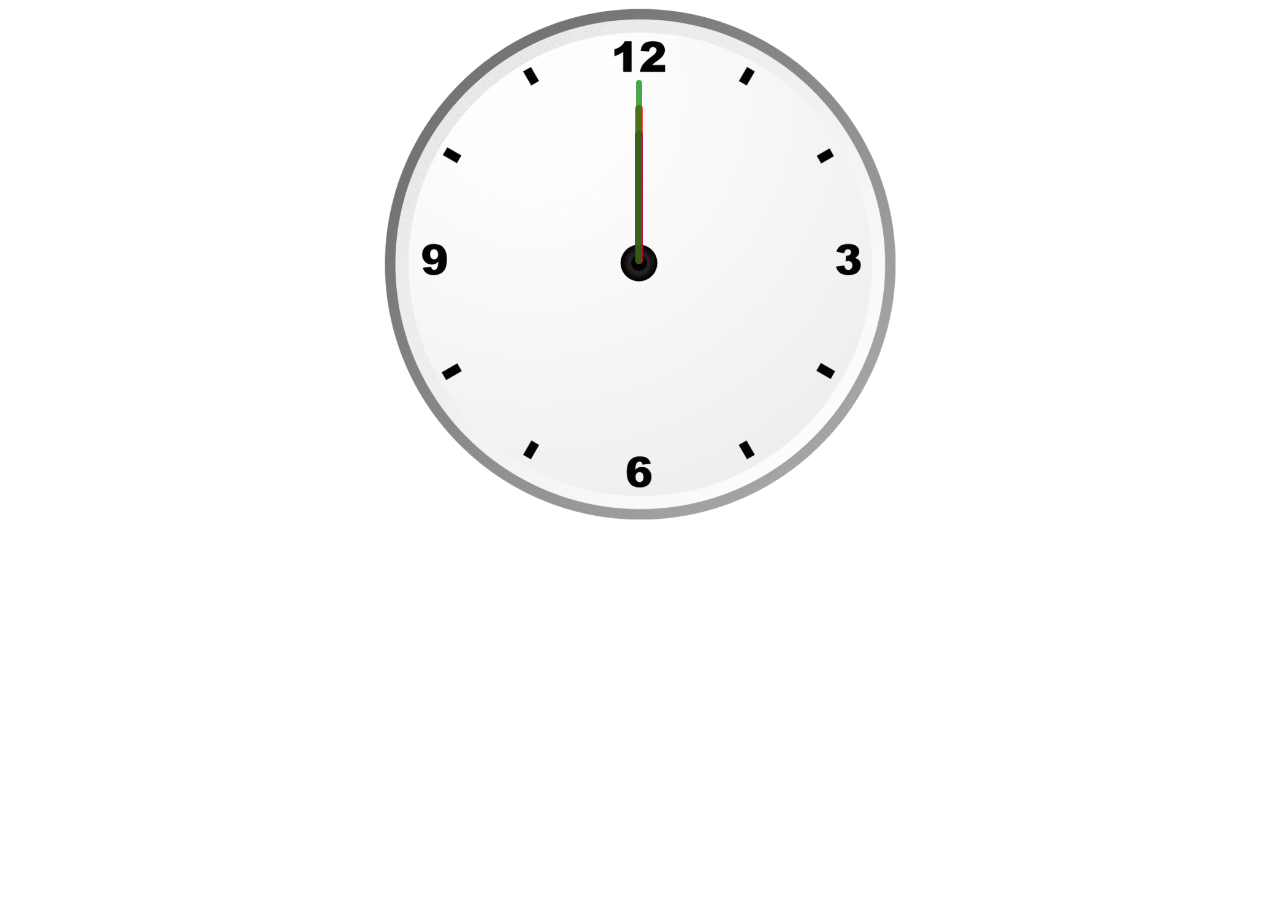
<file: Simple/index.html>
<!DOCTYPE html>
<html lang="en">
<head>
    <meta charset="UTF-8">
    <meta http-equiv="X-UA-Compatible" content="IE=edge">
    <meta name="viewport" content="width=device-width, initial-scale=1.0">
    <title>Clock using Vanilla Js</title>
    <link rel="stylesheet" href="style.css">
    <script src="script.js"></script>
</head>
<body>
    <div id="ClockContainer">
    <div id="hour"></div>
<div id="minute"></div>
<div id="second"></div>
</div>
</body>
</html>
</file>
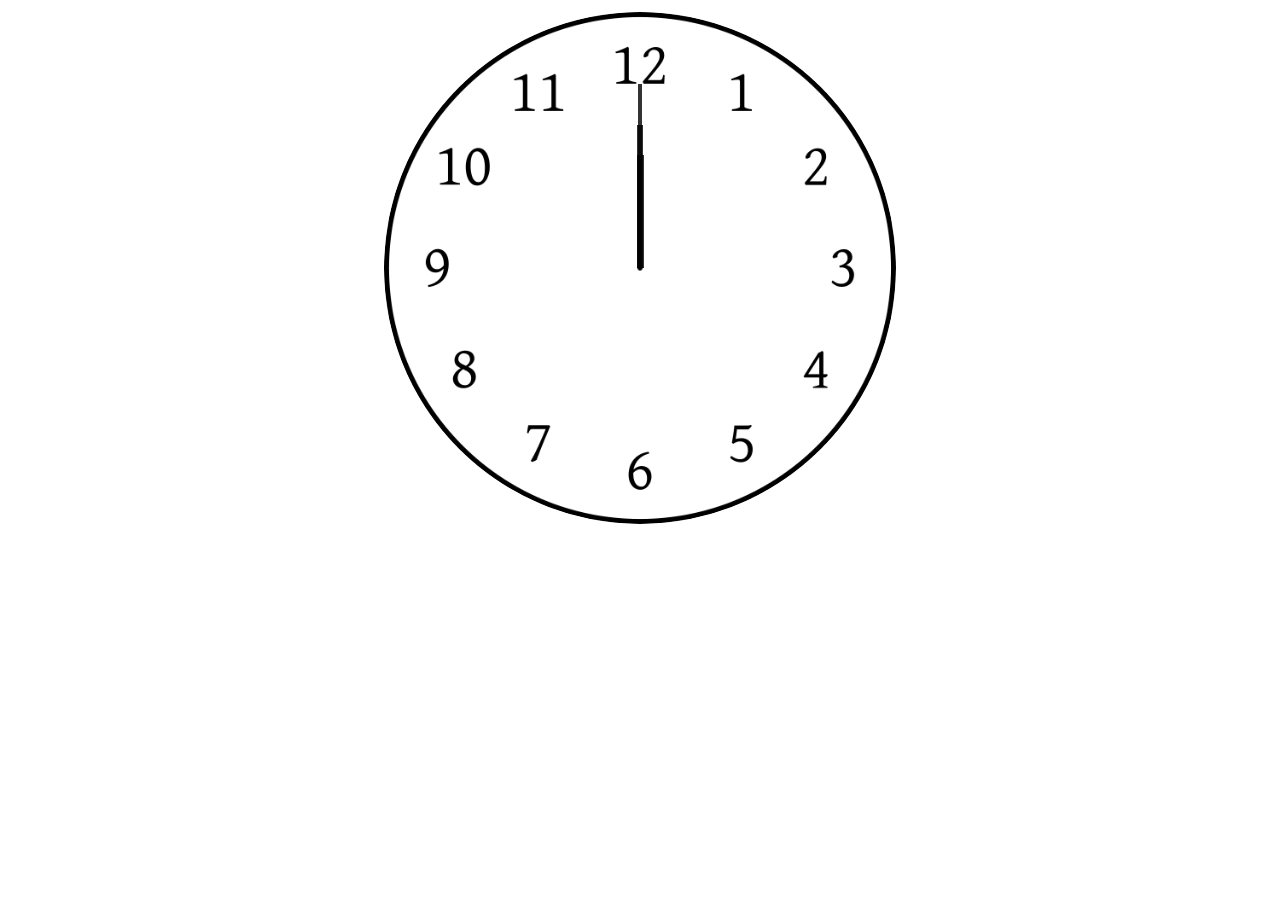
<file: Analog/index1.html>
<!DOCTYPE html>
<html lang="en">
<head>
    <meta charset="UTF-8">
    <meta http-equiv="X-UA-Compatible" content="IE=edge">
    <meta name="viewport" content="width=device-width, initial-scale=1.0">
    <title>Document</title>
<link rel="stylesheet" href="style.css">
<script src="script.js"></script>

</head>
<body>
    <div class="clockContainer">
<div id="hour"></div>
<div id="minute"></div>
<div id="second"></div>
        
    </div>
</body>
</html>
</file>
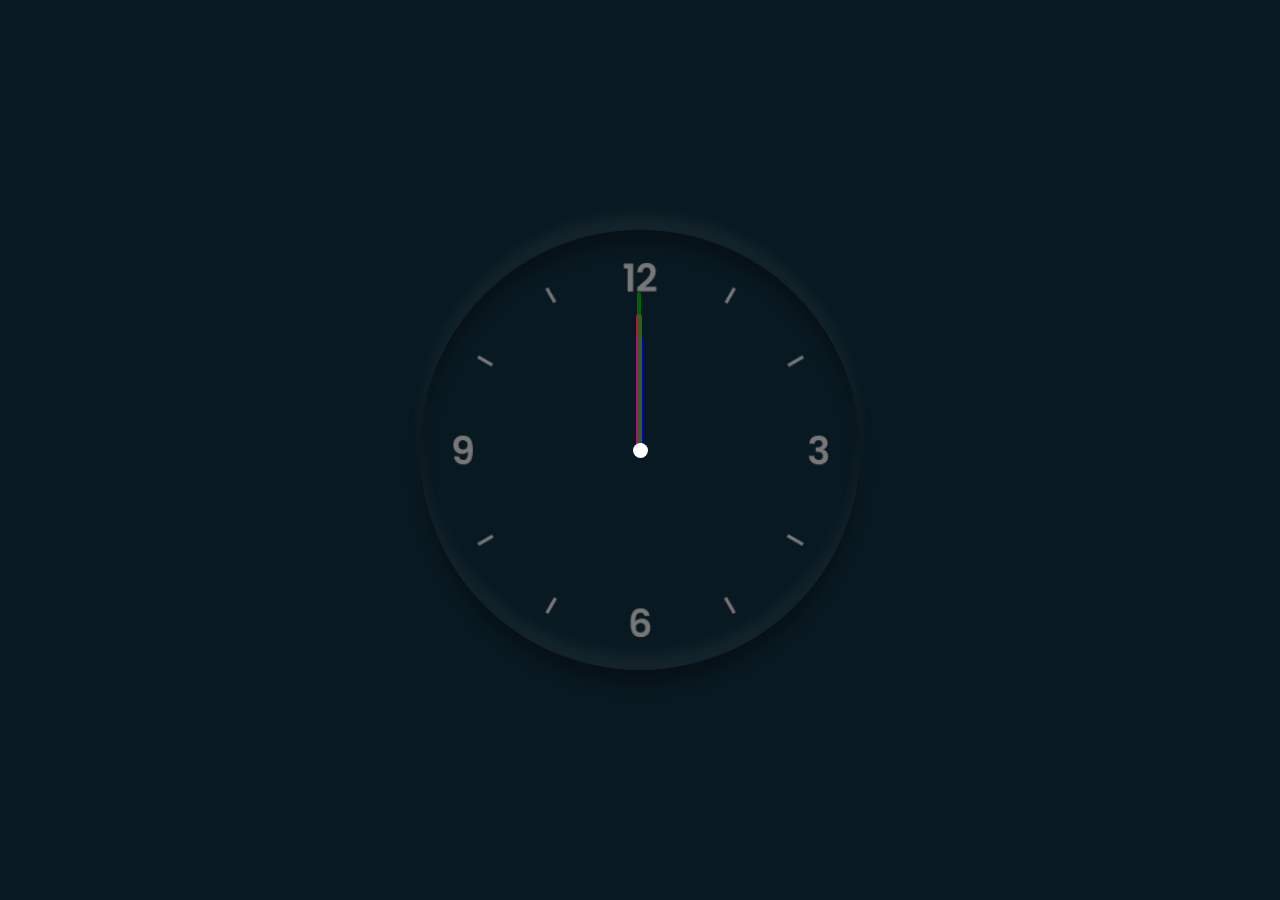
<file: NEO/NeoClock.html>
<!DOCTYPE html>
<html lang="en">
<head>
    <meta charset="UTF-8">
    <meta http-equiv="X-UA-Compatible" content="IE=edge">
    <meta name="viewport" content="width=device-width, initial-scale=1.0">
    <title>Document</title>
    <link rel="stylesheet" href="NeoStyle.css">
<script src="NeoScript.js"></script>
</head>
<body>
    <div class="clock">

<div id="hour">
</div>

<div id="minute">
</div>

<div id="second">
</div>


    </div>
</body>
</html>
</file>
<file: Simple/style.css>
#ClockContainer{
    position: relative;
     width: 40vw;
    height: 40vw; 
    /* width: 440px; */
    /* height: 440px; */
    margin:  auto;
    background: url(clock.png)  no-repeat ;
    background-size: 100%;
;}
#hour,#minute,#second{
    position : absolute;
    border-radius: 10px;
    transform-origin: bottom;
}
#hour{

    width: 1.6%;
    height: 26%;
    top: 24%;
    left: 48.98%;
    opacity: 0.7;
background-color: blue;

}#minute{
background-color: red;
    width: 1.4%;
    height: 31%;
    top: 19%;
    left: 49.1%;
    opacity: 0.7;

}  
#second{
    background-color: green;
    width: 1%;
    height: 36%;
    top: 14%;
    left: 49.3%;
    opacity: 0.7;
}
</file>
<file: Analog/style.css>
*{
    margin: 0px;
    padding: 0px;
    box-sizing: border-box;
}
.clockContainer{
    position: relative;
height: 40vw;
width: 40vw;
margin: 12px auto;
background: url(Clk.png) no-repeat ;
background-size: 100%;
border-radius: 50%;

}


#hour,#minute,#second{
    position: absolute;
    background-color: black;
    transform-origin: bottom;
}

#hour{
    height: 22%;
    width: 1.3%;
    top: 28%;
    left: 49.4%;
    opacity: 0.8;

}
#minute{

    height: 28%;
    width: 1%;
    top: 22%;
    left: 49.5%;
    opacity: 0.8;

}
#second{
    
    height: 36%;
    width: 0.8%;
    top: 14%;
    left: 49.6%;
    opacity: 0.8;

}
</file>
<file: NEO/NeoStyle.css>
*{
    margin: 0px;
    padding: 0px;
    box-sizing: border-box;
}
body{
    display: flex;
    justify-content: center;
    align-items:center;
    background-color:  #091921;
    min-height: 100vh;
}
.clock{
    position: relative;
    height: 440px;
    width: 440px;
    display: flex;
    justify-content: center;
    align-items: center;
background: url(clock1.png) no-repeat;
background-size: cover;
border-radius: 50%;
box-shadow: 0 -15px 15px rgba(255,255,255,0.05),
inset 0 -15px 15px rgba(255,255,255,0.05),
0 15px 15px rgba(0,0,0,0.3),
  inset 0 15px 15px rgba(0,0,0,0.3);


}
.clock::before{
    content: " ";
    position: relative;
    width: 15px;
    height: 15px;
    background-color: white;
    border-radius: 50%;
    z-index: 1000;
}


.clock #hour,.clock #minute,.clock #second{
    position: absolute;
    border-radius: 10px;
    transform-origin: bottom;

}

#hour{
    width: 1.6%;
    height: 26%;
    top: 24%;
    left: 48.98%;
    opacity: 0.7;
background-color: blue;
}
#minute{
    background-color: #ff105e;
    width: 1.4%;
    height: 31%;
    top: 19%;
    left: 49.1%;
    opacity: 0.7;

}
#second{
    background-color: green;
    width: 1%;
    height: 36%;
    top: 14%;
    left: 49.3%;
    opacity: 0.7;
}
</file>
